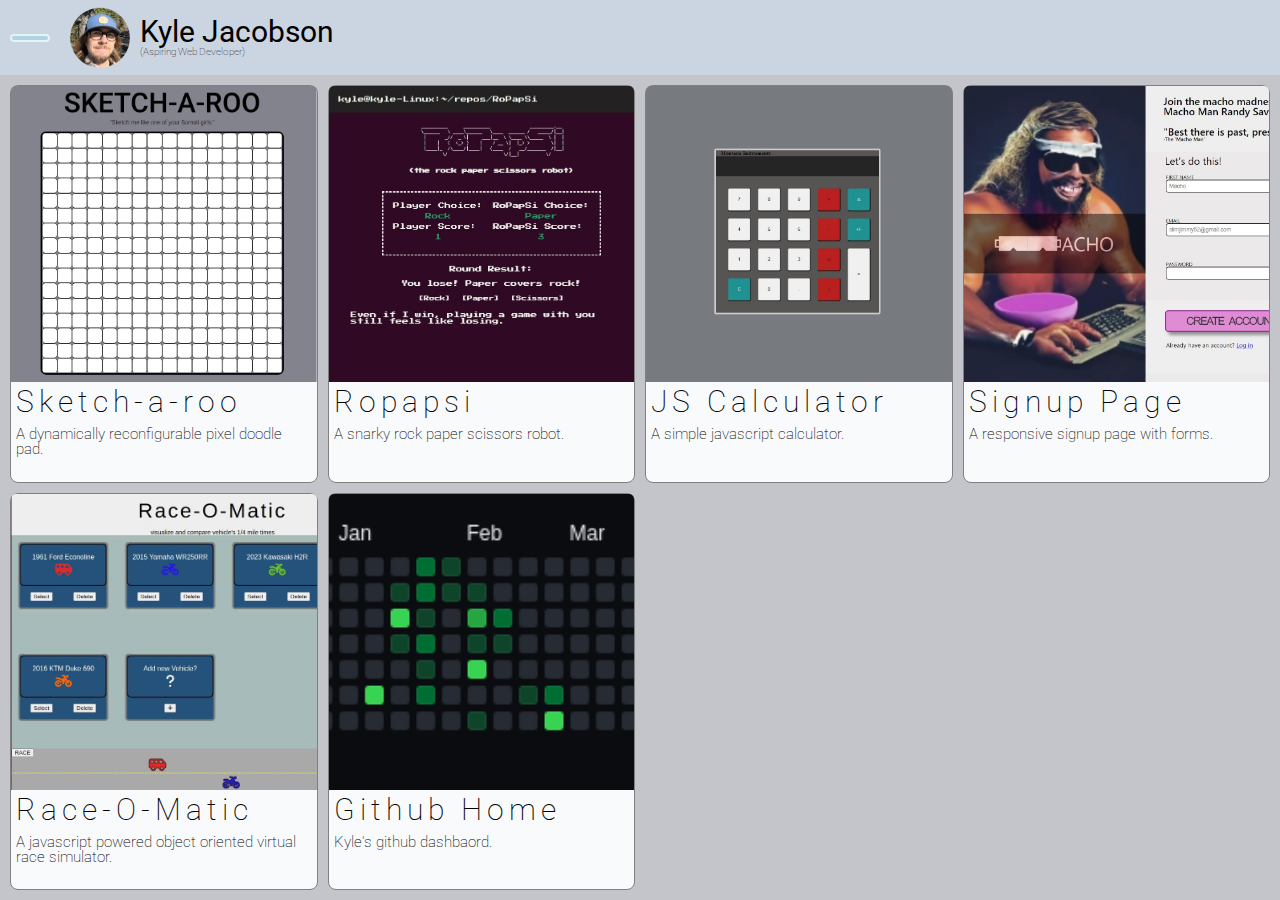
<file: index.html>
<!DOCTYPE html>
<html lang="en">
  <head>
    <meta charset="UTF-8" />
    <meta http-equiv="X-UA-Compatible" content="IE=edge" />
    <meta name="viewport" content="width=device-width, initial-scale=1.0" />
    <title>Kyle Jacobson Portfolio</title>
    <link rel="stylesheet" href="./styles/style.css" />
    <link
      rel="stylesheet"
      href="https://cdnjs.cloudflare.com/ajax/libs/font-awesome/6.4.0/css/all.min.css"
      integrity="sha512-iecdLmaskl7CVkqkXNQ/ZH/XLlvWZOJyj7Yy7tcenmpD1ypASozpmT/E0iPtmFIB46ZmdtAc9eNBvH0H/ZpiBw=="
      crossorigin="anonymous"
      referrerpolicy="no-referrer"
    />
    <link rel="preconnect" href="https://fonts.googleapis.com" />
    <link rel="preconnect" href="https://fonts.gstatic.com" crossorigin />
    <link
      href="https://fonts.googleapis.com/css2?family=Chakra+Petch:wght@300&family=Press+Start+2P&family=Roboto:ital,wght@0,300;0,500;1,300&display=swap"
      rel="stylesheet"
    />
  </head>
  <body>
    <header class="header">
      <button id="open-button"><i class="fa-solid fa-bars"></i></button>
      <div class="left-wrapper">
        <img
          src="./img/index/20211031_114754.png"
          alt="a photo of Kyle Jacobson"
        />
        <div class="header-text-wrapper">
          <h1>Kyle Jacobson</h1>
          <h3>(Aspiring Web Developer)</h3>
        </div>
      </div>
      <div class="right-wrapper"></div>
    </header>

    <section class="sidebar">
      <div class="sidebar-up">
        <button id="close-button"><i class="fa-solid fa-bars"></i></button>
      </div>
      <ul>
        <a href="https://kjacobson351.github.io/dashboard/"
          ><li><i class="fa-solid fa-house icon"></i>Home</li></a>
        <a href="./resume.html">
        <li><i class="fa-solid fa-file icon"></i>Resume</li></a>
        <!--<a href="">
        <li><i class="fa-solid fa-briefcase icon"></i>Work History</li></a>
        <a href="">
        <li><i class="fa-solid fa-sliders icon"></i>Skills</li></a>
        <a href="">
        <li><i class="fa-solid fa-screwdriver-wrench icon"></i>Hobbies</li></a>
        <a href="">
        <li><i class="fa-solid fa-envelope icon"></i>Contact</li></a>-->
    </ul>
    </section>

    <main class="main">
      <div class="card" id="card1">
        <div class="card-image">
          <a href="https://kjacobson351.github.io/sketch-a-roo/"></a>
        </div>
        <div class="card-title"><h3>Sketch-a-roo</h3></div>

        <div class="card-description">
          A dynamically reconfigurable pixel doodle pad.
        </div>
        <div class="card-links"></div>
      </div>
      <div class="card" id="card2">
        <div class="card-image">
          <a href="https://kjacobson351.github.io/rock-paper-scissors/"></a>
        </div>
        <div class="card-title"><h3>Ropapsi</h3></div>

        <div class="card-description">A snarky rock paper scissors robot.</div>
        <div class="card-links"></div>
      </div>
      <div class="card" id="card3">
        <div class="card-image">
          <a href="https://kjacobson351.github.io/calculator/"></a>
        </div>
        <div class="card-title"><h3>JS Calculator</h3></div>

        <div class="card-description">A simple javascript calculator.</div>
        <div class="card-links"></div>
      </div>
      <div class="card" id="card4">
        <div class="card-image">
          <a href="https://kjacobson351.github.io/sign-up/"></a>
        </div>
        <div class="card-title"><h3>Signup Page</h3></div>

        <div class="card-description">A responsive signup page with forms.</div>
        <div class="card-links"></div>
      </div>
      
      <div class="card" id="card6">
        <div class="card-image">
          <a href="https://kjacobson351.github.io/garage/"
            ></a>
        </div>
        <div class="card-title"><h3>Race-O-Matic</h3></div>
        <div class="card-description">A javascript powered object oriented virtual race simulator.</div>
        <div class="card-links"></div>
      </div>

      <!--ADD NEW CARDS BELOW THIS COMMENT-->

      <div class="card" id="card5">
        <div class="card-image">
          <a href="https://github.com/kjacobson351"
            ></a>
        </div>
        <div class="card-title"><h3>Github Home</h3></div>
        <div class="card-description">Kyle's github dashbaord.</div>
        <div class="card-links"></div>
      </div>


    </main>
    <script src="./scripts/script.js"></script>
  </body>
</html>
</file>
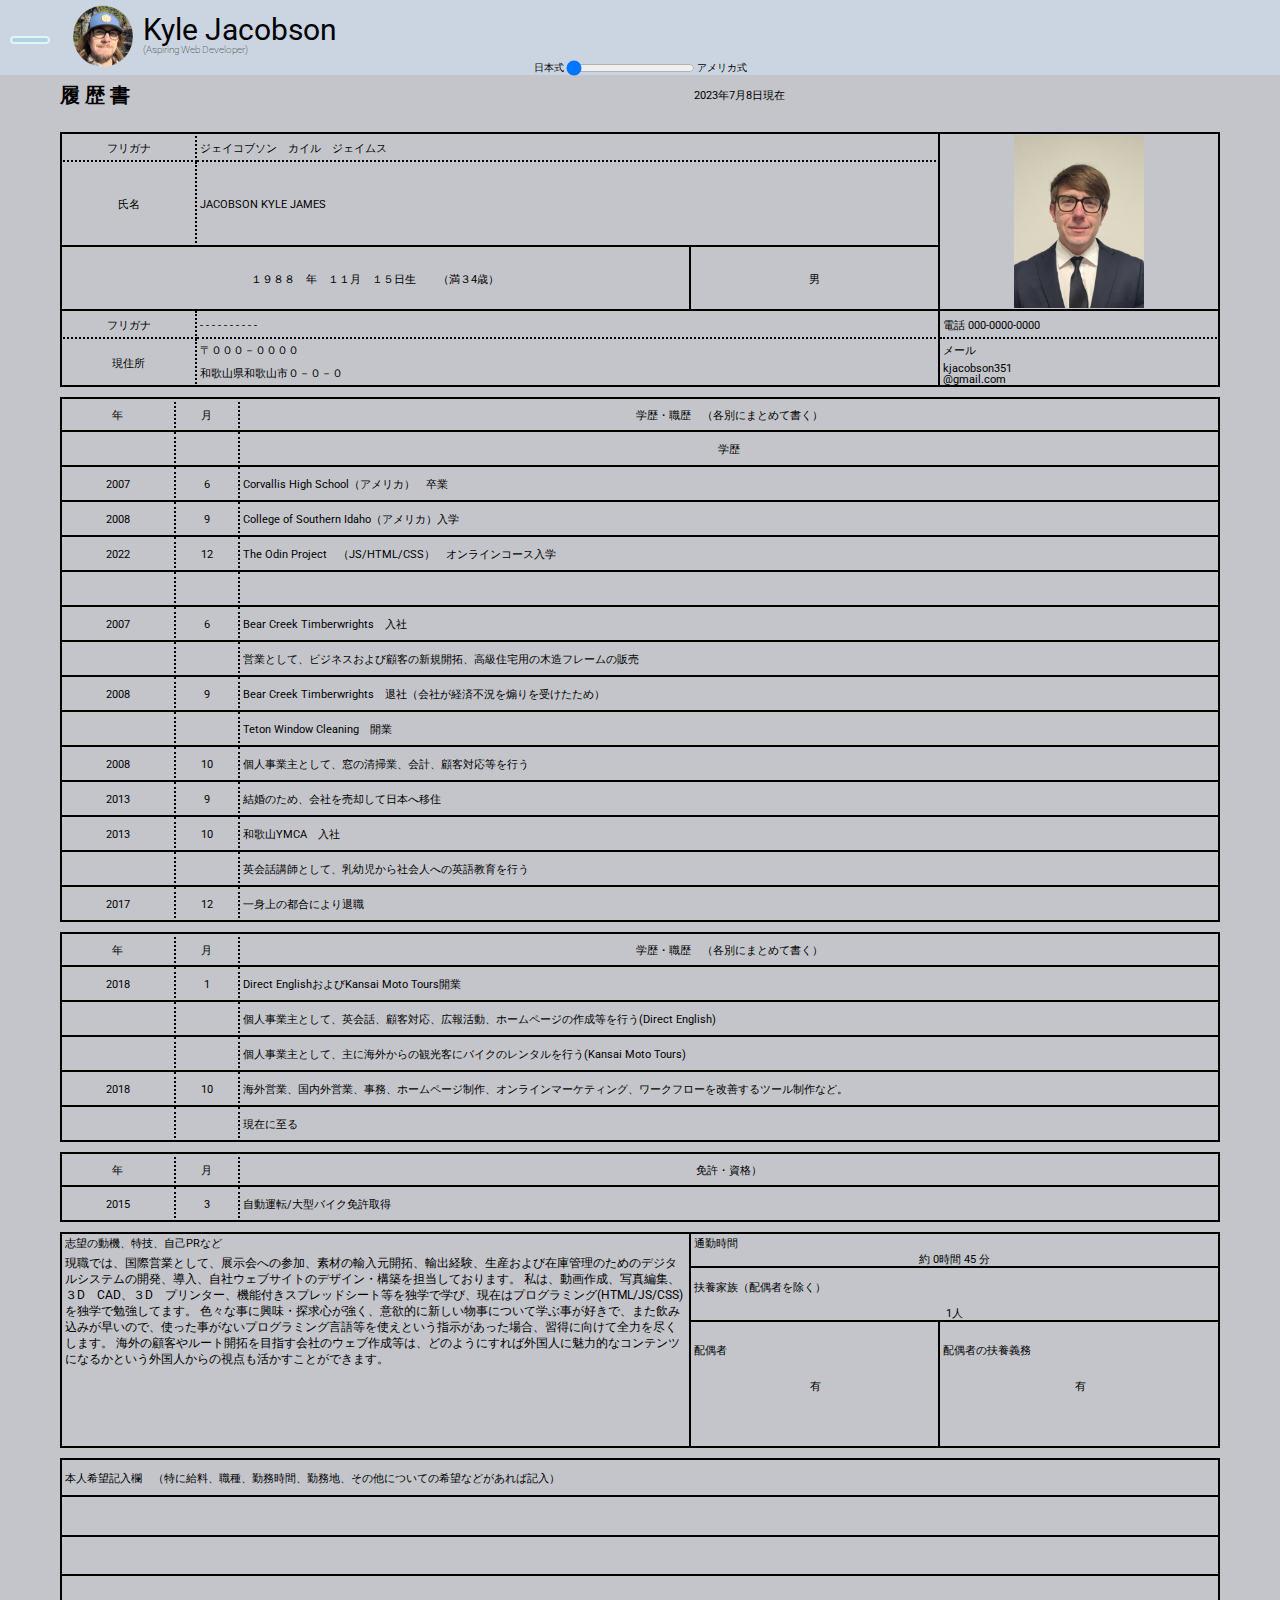
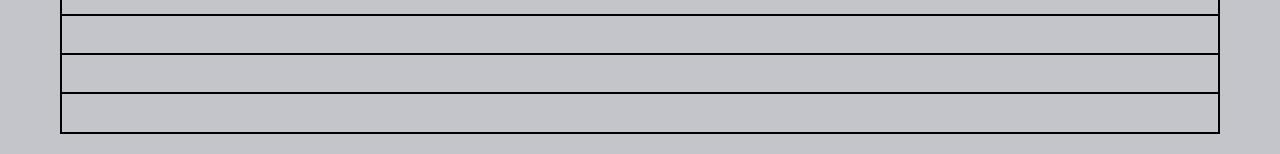
<file: resume.html>
<!DOCTYPE html>
<html lang="en">
  <head>
    <meta charset="UTF-8" />
    <meta http-equiv="X-UA-Compatible" content="IE=edge" />
    <meta name="viewport" content="width=device-width, initial-scale=1.0" />
    <title>Kyle Jacobson Portfolio</title>
    <link rel="stylesheet" href="./styles/resume.css" />
    <link
      rel="stylesheet"
      href="https://cdnjs.cloudflare.com/ajax/libs/font-awesome/6.4.0/css/all.min.css"
      integrity="sha512-iecdLmaskl7CVkqkXNQ/ZH/XLlvWZOJyj7Yy7tcenmpD1ypASozpmT/E0iPtmFIB46ZmdtAc9eNBvH0H/ZpiBw=="
      crossorigin="anonymous"
      referrerpolicy="no-referrer"
    />
    <link rel="preconnect" href="https://fonts.googleapis.com" />
    <link rel="preconnect" href="https://fonts.gstatic.com" crossorigin />
    <link
      href="https://fonts.googleapis.com/css2?family=Chakra+Petch:wght@300&family=Press+Start+2P&family=Roboto:ital,wght@0,300;0,500;1,300&display=swap"
      rel="stylesheet"
    />
  </head>
  <body>
    <header class="header">
      <button id="open-button"><i class="fa-solid fa-bars"></i></button>

      <img
        src="./img/index/20211031_114754.png"
        alt="a photo of Kyle Jacobson"
      />
      <div class="name-wrapper">
        <div class="name-big"><h1>Kyle Jacobson</h1></div>
        <div class="name-subheading"><h3>(Aspiring Web Developer)</h3></div>
      </div>

      <div class="slider-wrapper">
        <div class="slider-label">日本式</div>
        <input
          type="range"
          id="slider"
          min="-100"
          max="0"
          value="-100"
          oninput="changeValue(this.value)"
        />
        <div class="slider-label">アメリカ式</div>
      </div>
      <div class="toggle-button-wrapper">
        <button id="toggle-resume-btn">Toggle Layout</button>
      </div>
    </header>

    <section class="sidebar">
      <div class="sidebar-up">
        <button id="close-button"><i class="fa-solid fa-bars"></i></button>
      </div>
      <ul>
        <a href="https://kjacobson351.github.io/dashboard/"
          ><li><i class="fa-solid fa-house icon"></i>Home</li></a
        >
        <a href="./resume.html">
          <li><i class="fa-solid fa-file icon"></i>Resume</li></a
        >
        <!--<a href="">
          <li><i class="fa-solid fa-briefcase icon"></i>Work History</li></a
        >
        <a href="">
          <li><i class="fa-solid fa-sliders icon"></i>Skills</li></a
        >
        <a href="">
          <li><i class="fa-solid fa-screwdriver-wrench icon"></i>Hobbies</li></a
        >
        <a href="">
          <li><i class="fa-solid fa-envelope icon"></i>Contact</li></a>-->
      </ul>
    </section>

    <main class="main">
      <div class="main1">
        <div class="margin-wrapper">
          <div class="japanese-resume">
            <div class="first-page-first-section">
              <div id="title">履 歴 書</div>
              <div class="text" id="date">2023年7月8日現在</div>
              <div class="text centered" id="furigana1">フリガナ</div>
              <div class="text" id="furigana-name">
                ジェイコブソン　カイル　ジェイムス
              </div>
              <div class="text centered" id="japanese-name">氏名</div>
              <div class="text" id="english-name">JACOBSON KYLE JAMES</div>
              <div class="text centered" id="birthday">
                １９８８　年　１１月　１５日生　　（満３4歳）
              </div>
              <div class="text centered" id="sex">男</div>
              <div class="text centered" id="furigana2">フリガナ</div>
              <div class="text" id="furigana-address">- - - - - - - - - -</div>
              <div class="text" id="phone-number">電話 000-0000-0000</div>
              <div class="text centered" id="address-title">現住所</div>
              <div class="text" id="address-top">〒０００－００００</div>
              <div class="text" id="address-bottom">
                和歌山県和歌山市０－０－０
              </div>
              <div class="text" id="email-top">メール</div>
              <div class="text" id="email-bottom">
                kjacobson351<br />
                @gmail.com
              </div>
              <div class="picture centered" id="picture">
                <img src="./img/resume/resume-picture.jpg" alt="" />
              </div>
            </div>
            <div class="first-page-second-section">
              <div class="text centered column1 row1">年</div>
              <div class="text centered column2 row1">月</div>
              <div class="text centered column3 row1">
                学歴・職歴　（各別にまとめて書く）
              </div>

              <div class="text column1 row2"></div>
              <div class="text column2 row2"></div>
              <div class="text centered column3 row2">学歴</div>

              <div class="text centered column1 row3">2007</div>
              <div class="text centered column2 row3">6</div>
              <div class="text column3 row3">
                Corvallis High School（アメリカ）　卒業
              </div>

              <div class="text centered column1 row4">2008</div>
              <div class="text centered column2 row4">9</div>
              <div class="text column3 row4">
                College of Southern Idaho（アメリカ）入学
              </div>

              <div class="text centered column1 row5">2022</div>
              <div class="text centered column2 row5">12</div>
              <div class="text column3 row5">
                The Odin Project　（JS/HTML/CSS）　オンラインコース入学
              </div>

              <div class="text centered column1 row6"></div>
              <div class="text centered column2 row6"></div>
              <div class="text centered column3 row6"></div>

              <div class="text centered column1 row7">2007</div>
              <div class="text centered column2 row7">6</div>
              <div class="text column3 row7">
                Bear Creek Timberwrights　入社
              </div>

              <div class="text centered column1 row8"></div>
              <div class="text centered column2 row8"></div>
              <div class="text column3 row8">
                営業として、ビジネスおよび顧客の新規開拓、高級住宅用の木造フレームの販売
              </div>

              <div class="text centered column1 row9">2008</div>
              <div class="text centered column2 row9">9</div>
              <div class="text column3 row9">
                Bear Creek
                Timberwrights　退社（会社が経済不況を煽りを受けたため）
              </div>

              <div class="text centered column1 row10"></div>
              <div class="text centered column2 row10"></div>
              <div class="text column3 row10">Teton Window Cleaning　開業</div>

              <div class="text centered column1 row11">2008</div>
              <div class="text centered column2 row11">10</div>
              <div class="text column3 row11">
                個人事業主として、窓の清掃業、会計、顧客対応等を行う
              </div>

              <div class="text centered column1 row12">2013</div>
              <div class="text centered column2 row12">9</div>
              <div class="text column3 row12">
                結婚のため、会社を売却して日本へ移住
              </div>

              <div class="text centered column1 row13">2013</div>
              <div class="text centered column2 row13">10</div>
              <div class="text column3 row13">和歌山YMCA　入社</div>

              <div class="text centered column1 row14"></div>
              <div class="text centered column2 row14"></div>
              <div class="text column3 row14">
                英会話講師として、乳幼児から社会人への英語教育を行う
              </div>

              <div class="text centered column1 row15">2017</div>
              <div class="text centered column2 row15">12</div>
              <div class="text column3 row15">一身上の都合により退職</div>
            </div>
            <div class="second-page-first-section">
              <div class="text centered column1 row1">年</div>
              <div class="text centered column2 row1">月</div>
              <div class="text centered column3 row1" id="education-work-name2">
                学歴・職歴　（各別にまとめて書く）
              </div>

              <div class="text centered column1 row2">2018</div>
              <div class="text centered column2 row2">1</div>
              <div class="text column3 row2">
                Direct EnglishおよびKansai Moto Tours開業
              </div>

              <div class="text centered column1 row3"></div>
              <div class="text centered column2 row3"></div>
              <div class="text column3 row3">
                個人事業主として、英会話、顧客対応、広報活動、ホームページの作成等を行う(Direct
                English)
              </div>

              <div class="text centered column1 row4"></div>
              <div class="text centered column2 row4"></div>
              <div class="text column3 row4">
                個人事業主として、主に海外からの観光客にバイクのレンタルを行う(Kansai
                Moto Tours)
              </div>

              <div class="text centered column1 row5">2018</div>
              <div class="text centered column2 row5">10</div>
              <div class="text column3 row5">
                海外営業、国内外営業、事務、ホームページ制作、オンラインマーケティング、ワークフローを改善するツール制作など。
              </div>

              <div class="text centered column1 row6"></div>
              <div class="text centered column2 row6"></div>
              <div class="text column3 row6">現在に至る</div>
            </div>

            <div class="second-page-second-section">
              <div class="text centered column1 row1">年</div>
              <div class="text centered column2 row1">月</div>
              <div class="text centered column3 row1">免許・資格）</div>

              <div class="text centered column1 row2">2015</div>
              <div class="text centered column2 row2">3</div>
              <div class="text column3 row2">自動運転/大型バイク免許取得</div>
            </div>

            <div class="second-page-third-section">
              <div class="text" id="pr-title">志望の動機、特技、自己PRなど</div>
              <div class="text" id="pr">
                現職では、国際営業として、展示会への参加、素材の輸入元開拓、輸出経験、生産および在庫管理のためのデジタルシステムの開発、導入、自社ウェブサイトのデザイン・構築を担当しております。
                私は、動画作成、写真編集、３D　CAD、３D　プリンター、機能付きスプレッドシート等を独学で学び、現在はプログラミング(HTML/JS/CSS)を独学で勉強してます。
                色々な事に興味・探求心が強く、意欲的に新しい物事について学ぶ事が好きで、また飲み込みが早いので、使った事がないプログラミング言語等を使えという指示があった場合、習得に向けて全力を尽くします。
                海外の顧客やルート開拓を目指す会社のウェブ作成等は、どのようにすれば外国人に魅力的なコンテンツになるかという外国人からの視点も活かすことができます。
              </div>
              <div class="text" id="commute-title">通勤時間</div>
              <div class="text centered" id="commute">約 0時間 45 分</div>
              <div class="text" id="dependants-title">
                扶養家族（配偶者を除く）
              </div>
              <div class="text centered" id="dependants">1人</div>
              <div id="spouse-section"></div>
              <div class="text" id="spouse-title">配偶者</div>
              <div class="text centered" id="spouse">有</div>
              <div id="spouse-support-section"></div>
              <div class="text" id="spouse-support-title">配偶者の扶養義務</div>
              <div class="text centered" id="spouse-support">有</div>
            </div>

            <div class="second-page-fourth-section">
              <div class="text bcolumn brow1" id="bcolumn1">
                本人希望記入欄　（特に給料、職種、勤務時間、勤務地、その他についての希望などがあれば記入）
              </div>
              <div class="text bcolumn brow2"></div>
              <div class="text bcolumn brow3"></div>
              <div class="text bcolumn brow4"></div>
              <div class="text bcolumn brow5"></div>
              <div class="text bcolumn brow6"></div>
              <div class="text bcolumn brow7"></div>
            </div>
          </div>
        </div>
      </div>
      <div class="main2-wrapper">
        <div class="main2">
          <div class="main2-header"></div>

          <div class="main2-title">
            <div class="img-wrapper">
              <img
                src="./img/resume/western-resume-pic.png"
                alt="A headshot of Kyle Jacobson"
              />
            </div>
            <div class="title-text">
              <h1>Kyle J. Jacobson</h1>
              <h3>Currently: International sales and sourcing</h3>
              <h3>and <em>aspiring proffesional web developer</em></h3>
            </div>
          </div>
          <div class="banner"></div>
          <div class="main2-left">
            <div class="info-wrapper">
              <div class="icon-text-wrapper1">
                <i class="fa-solid fa-phone"></i>
                <p id="info-text">090-9092-4262</p>
              </div>
              <div class="icon-text-wrapper2">
                <i class="fa-solid fa-location-dot"></i>
                <p id="info-text">Wakayama City, Japan</p>
              </div>
              <div class="icon-text-wrapper3">
                <i class="fa-solid fa-envelope"></i>
                <p id="info-text">kjacobson351@gmail.com</p>
              </div>
            </div>
            <div class="education">
              
                <div class="section-title" id="education-title">Education</div>
                <div class="education-section1">
                <div class="sub-section-title">The Odin Project Web Development Program</div>
                <div class="year">December 2022 - Running</div>
              </div>
              <div class="education-section2">
                <div class="sub-section-title">The College of Sourthern Idaho</div>
                <div class="year">2011 - 2012</div>
              </div>
              <div class="education-section3">
                <div class="sub-section-title">Corvallis High School</div>
                <div class="year">Graduated 2007</div>
              </div>
          </div>
            <div class="skills">
              <div class="section-title">Skills</div> 
              <div class="skills-wrapper">
                  <i class="fa-sharp fa-solid fa-gear"></i>
                  <div class="skills-point">Javascript Foundations</div>
                  <i class="fa-sharp fa-solid fa-gear"></i>
                  <div class="skills-point">HTML Foundations</div>
                  <i class="fa-sharp fa-solid fa-gear"></i>
                  <div class="skills-point">CSS Foundations</div>
                  <i class="fa-sharp fa-solid fa-gear"></i>
                  <div class="skills-point">Experience with Google Apps Script and Google Suite</div>
                  <i class="fa-sharp fa-solid fa-gear"></i>
                  <div class="skills-point">5 years experiece in full Japanese work environment</div>
                  <i class="fa-sharp fa-solid fa-gear"></i>
                  <div class="skills-point">Experienced using Adobe Suite</div>
                  <i class="fa-sharp fa-solid fa-gear"></i>
                  <div class="skills-point">3D CAD</div>
                
              
              </div>
            </div>
          </div>
          <div class="main2-right">
            <div class="overview">
              <div class="section-title" id="section-title1">Overview</div>
              <div>
                <ul>
                  <li>34 years old</li>
                  <li>American (Japanese Permanent Resident)</li>
                </ul>
                <p>
                  Highly motivated individual seeking an entry-level web
                  development position. Self-studying front end development
                  through an open-source online curriculum. Solid foundation of
                  HTML CSS and Javascript. Can work effectievely in a
                  Japanese-only work environment. Adaptable and eager to
                  contribute to the web development industry.
                </p>

                <p>
                  Current Career Objective: <br />
                  To leverage my programmng foundation and experience developing
                  software based solutions to secure an entry-level web
                  development position. Eager to contribute my skills,
                  dedication, and adaptability to a dynamic organization in
                  Japan.
                </p>
              </div>
            </div>
            <div class="work-experience">
              <div class="job">
                <div class="section-title">Work Experience</div>
                <div class="sub-section-title">
                  International Sales and Sourcing / Nankaigosen
                </div>
                <div class="year">2018 - Running</div>
                <div class="job-description">
                  <ul>
                    <li>
                      Account Manager responsible for overseeing a diverse
                      portfolio of accounts, including domestic and
                      international clients. Managed approximately 50% of the
                      department's domestic accounts and exclusively handled all
                      international accounts for the company.
                    </li>
                    <li>
                      Consistently drove growth in sales on the accounts under
                      my management, resulting in a 134% increase in
                      yearly sales over a four-year period, equivalent to
                      roughly an increase of 30,000,000 JPY.
                    </li>
                    <li>
                      Implemented a transformative shift in the company's data
                      management system by transitioning from manual
                      pen-and-paper recording to leveraging Google Drive.
                      Introduced automation techniques, including the
                      development and implementation of macros and other learned
                      methods, to streamline production, shipping, and inventory
                      data recording processes.
                    </li>
                    <li>
                      Using Google Apps Script and Google Sheets, I successfully
                      implemented an overdue inventory charge system that
                      efficiently calculates the age and quantity of overdue
                      products. This system generates a monthly report,
                      automating the invoicing process for customers. As a
                      result, the implementation of this system eliminated the
                      need for additional manual calculations and significantly
                      reduced the number of overdue products from customers.
                      Seeing the results of the automation I was able to
                      accomplish is what started my interest in programming.
                    </li>
                  </ul>
                </div>
              </div>

              <div class="job">
                <div class="sub-section-title">
                  Kansai Moto Tours and Direct English / Sole Proprietorship
                </div>
                <div class="year">January 2018 - August 2018</div>
                <div class="job-description">
                  <ul>
                    <li>
                      <span>Kansai Moto Tours:</span><br />
                      As the founder of a business catering to Western tourists,
                      I successfully launched a venture that provided convenient
                      motorcycle rental services, enabling them to explore the
                      wonders of Western Japan. Through our offerings of route
                      recommendations and guided tours, we facilitated seamless
                      and immersive experiences for travelers seeking to
                      discover the region.<br />
                    </li>
                    <li>
                      <span>Direct English:</span><br />
                      As a sole proprietor, I successfully operated a private
                      English tutoring business, catering to diverse clientele
                      including children, individual adults, and corporations.
                      One of the corporations was so impressed they offered me
                      an inernational sales position which is how I came to work
                      at Nankaigosen which ultimately led me to closing both
                      Kansai Moto Tours and Direct English.
                    </li>
                  </ul>
                </div>
              </div>
              <div class="job">
                <div class="sub-section-title">English Teacher / YMCA</div>
                <div class="year">2013 - 2017</div>

                <div class="job-description">
                  While acquiring proficiency in the Japanese language, I gained
                  valuable experience working at an English conversation school,
                  where I taught English to a wide range of learners, from
                  infants to elderly individuals. I developed engaging teaching
                  methods tailored to each age group, ensuring that the lessons
                  were effective and enjoyable for all students.
                </div>
              </div>
              <div class="job">
                <div class="sub-section-title">
                  Teton Window Cleaning / Sole Proprietorship
                </div>
                <div class="year">2008 - 2012</div>
                <div class="job-description">
                  As the sole proprietor of a window cleaning business in
                  Southern Idaho, I successfully owned and operated the company,
                  overseeing all aspects of the business, including accounting,
                  marketing, sales, and performing the actual window cleaning
                  work. Through strategic business management, I achieved
                  significant year-on-year sales growth, resulting in the
                  successful sale of the business for nearly double the initial
                  purchase price.
                </div>
              </div>
            </div>
          </div>
        </div>
      </div>
    </main>
    <script src="./scripts/script.js"></script>
  </body>
</html>
</file>
<file: styles/style.css>
/* http://meyerweb.com/eric/tools/css/reset/ 
   v2.0 | 20110126
   License: none (public domain)
*/

html,
body,
div,
span,
applet,
object,
iframe,
h1,
h2,
h3,
h4,
h5,
h6,
p,
blockquote,
pre,
a,
abbr,
acronym,
address,
big,
cite,
code,
del,
dfn,
em,
img,
ins,
kbd,
q,
s,
samp,
small,
strike,
strong,
sub,
sup,
tt,
var,
b,
u,
i,
center,
dl,
dt,
dd,
ol,
ul,
li,
fieldset,
form,
label,
legend,
table,
caption,
tbody,
tfoot,
thead,
tr,
th,
td,
article,
aside,
canvas,
details,
embed,
figure,
figcaption,
footer,
header,
hgroup,
menu,
nav,
output,
ruby,
section,
summary,
time,
mark,
audio,
video {
  margin: 0;
  padding: 0;
  border: 0;
  font-size: 100%;
  font: inherit;
  vertical-align: baseline;
}
/* HTML5 display-role reset for older browsers */
article,
aside,
details,
figcaption,
figure,
footer,
header,
hgroup,
menu,
nav,
section {
  display: block;
}
body {
  line-height: 1;
}
ol,
ul {
  list-style: none;
}
blockquote,
q {
  quotes: none;
}
blockquote:before,
blockquote:after,
q:before,
q:after {
  content: "";
  content: none;
}
table {
  border-collapse: collapse;
  border-spacing: 0;
}

html {
  font-size: 62.5%;
  font-family: "Chakra Petch", sans-serif;
  font-family: "Press Start 2P", cursive;
  font-family: "Roboto", sans-serif;
}

body {
  height: 100vh;
  margin: 0;
  display: grid;
  grid-template-rows: 75px 1fr;
  grid-template-columns: minmax(auto, 200px) 1fr;
  grid-template-areas:
    "sidebar header"
    "sidebar main";
  background-color: #525252;
}

.header {
  display: grid;
  grid-template-columns: 0.1fr 1fr 1fr 1fr;
  align-items: center;
  background-color: #cbd5e1;
  grid-area: sidebar-start / sidebar-start / header-end / header-end;
}

.header .left-wrapper {
  display: flex;
  flex-direction: row;
  align-items: center;
}
.header img {
  grid-row: 1/2;
  width: 6rem;
  padding-left: 2rem;
  opacity: 1;
}

.header h1 {
  font-size: 3rem;
  padding-left: 1rem;
  white-space: nowrap;
}

.header h3 {
  font-size: 1rem;
  padding-left: 1rem;
  font-weight: 5;
}

.header button {
  margin-left: 10px;
  width: 40px;
}

#open-button {
  background: #AFD3E2;
  border: solid #E3F4F4 2px;
  transition: 500ms ease;
  border-radius: 10px;
  padding: 2px;
  
}

#open-button:hover {
  background: #6E7C7C;
  text-decoration: none;
}

#close-button {
  background: #AFD3E2;
  border: solid #E3F4F4 2px;
  transition: 500ms ease;
  border-radius: 10px;
  padding: 0px;
  
}

#close-button:hover {
  background: #6E7C7C;
  text-decoration: none;
}

.sidebar {
  display: grid;
  grid-template-rows: 75px;

  background-color: #f8fafc;
  grid-area: sidebar;
  transform: translateX(-100%);
  transition: 1250ms ease;
  border-radius: 0px 10px 10px 0px;
  border: 1px solid black;
}

.sidebar-up {
  display: flex;
  align-items: center;
  background-color: #525252;
  border-radius: 0px 10px 0px 0px;
}

.sidebar-up button {
  height: 20px;
  width: 40px;
  margin-left: 10px;
}

.sidebar ul {
  display: grid;
  grid-template-rows: repeat(6, 20px);
  grid-gap: 3rem;
  margin-left: 1.2rem;
  padding-top: 4rem;
  font-size: 2rem;
}

.sidebar .icon {
  padding-right: 1rem;
  font-size: 2rem;
}

.sidebar li {
  font-size: 1.5rem;
  padding: 1.2rem;
}



.sidebar a :hover {
  font-size: 1.6rem;
  background-color: rgb(6, 66, 105);
  margin: 0rem;
  border-radius: 5px 0px 0px 5px;
  transition: 450ms ease;
  box-shadow: 13px 14px 25px -7px rgba(0,0,0,0.66);
-webkit-box-shadow: 13px 14px 25px -7px rgba(0,0,0,0.66);
-moz-box-shadow: 13px 14px 25px -7px rgba(0,0,0,0.66);
letter-spacing: .15rem;
color: #f8fafc;
}


.sidebar a {
  text-decoration: none;
  color: black;
}

.sidebar.open {
  transform: translateX(0%);
}

.main {
  display: grid;
  background-color: #c3c5ca;
  grid-area: main-start / sidebar-start / main-end / main-end;
  grid-template-columns: repeat(auto-fit, minmax(300px, 1fr));
  gap: 1rem;
  padding: 1rem;
}

.card {
  display: grid;
  grid-template-rows: 5fr 0.5fr 1fr;
  border-radius: 5px;
  border-radius: 8px;
  background-color: #f8fafc;
  max-width: 40rem;
  max-height: 50rem;
  border: 1px solid grey;
}
/*Not working as expected*/
/*.card :hover{
  transition: 600ms ease;
  box-shadow: 13px 14px 25px -7px rgba(0,0,0,0.66);
-webkit-box-shadow: 13px 14px 25px -7px rgba(0,0,0,0.66);
-moz-box-shadow: 13px 14px 25px -7px rgba(0,0,0,0.66);; 
}*/

.card a {
  display: block;
  height: 100%;
}

.card-title {
  margin: 5px;
  font-weight: 150;
  font-size: 3rem;
  letter-spacing: 0.5rem;
}

.card-description {
  font-size: 1.5rem;
  margin: 5px;
  font-weight: 150;
}

.card1,
.card2,
.card3,
.card4,
.card5,
.card6 {
  display: grid;
  grid-template-rows: 5fr 0.5fr 1fr;
  border-radius: 5px;
}

.card-image {
  background-size: cover;
  border-radius: 5px 5px 0px 0px;
  min-height: 200px;
}

#card1 .card-image {
  background-image: url("../img/index/sketch-a-roo.png");
}

#card2 .card-image {
  background-image: url("../img/index/Ropapsi.png");
}

#card3 .card-image {
  background-image: url("../img/index/calculator.jpg");
  background-position: 0% 50%;
}

#card4 .card-image {
  background-image: url("../img/index/macho-screenshot.png");
}

#card5 .card-image {
  background-image: url("../img/index/commits.png");
}

#card6 .card-image {
  background-image: url("../img/index/race-o-matic.jpg");
}
</file>
<file: styles/resume.css>
/* http://meyerweb.com/eric/tools/css/reset/ 
   v2.0 | 20110126
   License: none (public domain)
*/
:root {
  --solid: 2px solid black;
  --dotted: 2px dotted black;
}

html,
body,
div,
span,
applet,
object,
iframe,
h1,
h2,
h3,
h4,
h5,
h6,
p,
blockquote,
pre,
a,
abbr,
acronym,
address,
big,
cite,
code,
del,
dfn,
em,
img,
ins,
kbd,
q,
s,
samp,
small,
strike,
strong,
sub,
sup,
tt,
var,
b,
u,
i,
center,
dl,
dt,
dd,
ol,
ul,
li,
fieldset,
form,
label,
legend,
table,
caption,
tbody,
tfoot,
thead,
tr,
th,
td,
article,
aside,
canvas,
details,
embed,
figure,
figcaption,
footer,
header,
hgroup,
menu,
nav,
output,
ruby,
section,
summary,
time,
mark,
audio,
video {
  margin: 0;
  padding: 0;
  border: 0;
  font-size: 100%;
  font: inherit;
  vertical-align: baseline;
}
/* HTML5 display-role reset for older browsers */
article,
aside,
details,
figcaption,
figure,
footer,
header,
hgroup,
menu,
nav,
section {
  display: block;
}
body {
  line-height: 1;
}
ol,
ul {
  list-style: none;
}
blockquote,
q {
  quotes: none;
}
blockquote:before,
blockquote:after,
q:before,
q:after {
  content: "";
  content: none;
}
table {
  border-collapse: collapse;
  border-spacing: 0;
}

html {
  font-size: 62.5%;
  font-family: "Chakra Petch", sans-serif;
  font-family: "Press Start 2P", cursive;
  font-family: "Roboto", sans-serif;
}

body {
  height: 100vh;
  margin: 0;
  display: grid;
  grid-template-rows: 75px 1fr;
  grid-template-columns: minmax(auto, 200px) 1fr;
  grid-template-areas:
    "sidebar header"
    "sidebar main";
  background-color: #525252;
  /*overflow: hidden;*/
}

.header {
  display: grid;
  grid-template-columns: repeat(20, 1fr);
  grid-template-rows: repeat(6, 12.5px);
  align-items: center;
  background-color: #cbd5e1;
  grid-area: sidebar-start / sidebar-start / header-end / header-end;
}

.header .left-wrapper {
  display: grid;
  flex-direction: row;
  align-items: center;
}
.header img {
  grid-column: 2/3;
  grid-row: 1/6;
  width: 6rem;
  padding-left: 2rem;
  opacity: 1;
  padding-top: 10px;
}

.header h1 {
  font-size: 3rem;
  padding-left: 1rem;
  white-space: nowrap;
  grid-row: 1/6;
}

#open-button {
  background: #AFD3E2;
  border: solid #E3F4F4 2px;
  transition: 500ms ease;
  border-radius: 10px;
  padding: 2px;
  
}

#open-button:hover {
  background: #6E7C7C;
  text-decoration: none;
}

#close-button {
  background: #AFD3E2;
  border: solid #E3F4F4 2px;
  transition: 500ms ease;
  border-radius: 10px;
  padding: 0px;
  
}

#close-button:hover {
  background: #6E7C7C;
  text-decoration: none;
}

#toggle-resume-btn {
    border-radius: 7px;
    box-shadow: 0px 1px 3px #666666;
    color: #000000;
    font-size: 1.3rem;
    background: #AFD3E2;
    padding: 10px 20px 10px 20px;
    border: solid #E3F4F4 2px;
    text-decoration: none;
    white-space: nowrap;
}
  
  
  #toggle-resume-btn:hover {
    background: #6E7C7C;
    text-decoration: none;
  }


.name-wrapper {
  grid-column: 3/4;
  grid-row: 1/6;
  margin-top: 7px;
  padding-right: 50px;
}

.slider-wrapper {
  display: flex;
  align-items: center;
  grid-column: 1/20;
  grid-row: 3/4;
  margin-top: 60px;
  justify-self: center;
  position: absolute;
}

.header h3 {
  font-size: 1rem;
  padding-left: 1rem;
  font-weight: 5;
}

.header #open-button {
  display: grid;
  margin-left: 10px;
  width: 40px;
  grid-column: 1/2;
  grid-row: 1/6;
  align-items: center;
  margin-top: 17px;
}

.toggle-button-wrapper {
  margin-top: 13px;
  grid-column: 19/20;
  grid-row: 1/6;
}

#toggle-resume-btn {
  display: block;
  transition: 500ms ease;
}

.sidebar {
  display: grid;
  grid-template-rows: 75px;

  background-color: #f8fafc;
  grid-area: sidebar;
  transform: translateX(-100%);
  transition: 1250ms ease;
  border-radius: 0px 10px 10px 0px;
  border: 1px solid black;
  z-index: 1;
}

.sidebar-up {
  display: flex;
  align-items: center;
  background-color: #525252;
  border-radius: 0px 10px 0px 0px;
}

.sidebar-up button {
  height: 20px;
  width: 40px;
  margin-left: 10px;
}

.sidebar ul {
  display: grid;
  grid-template-rows: repeat(6, 20px);
  grid-gap: 3rem;
  margin-left: 1.2rem;
  padding-top: 4rem;
  font-size: 2rem;
}

.sidebar .icon {
  padding-right: 1rem;
  font-size: 2rem;
}

.sidebar li {
  font-size: 1.5rem;
  padding: 1.2rem;
}

.sidebar a :hover {
  font-size: 1.6rem;
  background-color: rgb(6, 66, 105);
  margin: 0rem;
  border-radius: 5px 0px 0px 5px;
  transition: 450ms ease;
  box-shadow: 13px 14px 25px -7px rgba(0, 0, 0, 0.66);
  -webkit-box-shadow: 13px 14px 25px -7px rgba(0, 0, 0, 0.66);
  -moz-box-shadow: 13px 14px 25px -7px rgba(0, 0, 0, 0.66);
  letter-spacing: 0.15rem;
  color: #f8fafc;
}

.sidebar a {
  text-decoration: none;
  color: black;
}

.sidebar.open {
  transform: translateX(0%);
}

.main {
  display: grid;
  grid-area: main-start / sidebar-start / main-end / main-end;
  background-color: #c3c5ca;
}

.main1 {
  display: grid;
  background-color: #c3c5ca;
  grid-column: 1/3;
  grid-row: 1/3;
  grid-template-columns: repeat(auto-fit, minmax(300px, 1fr));
  gap: 1rem;
  padding: 1rem;
}

.margin-wrapper {
  margin-right: 50px;
  margin-left: 50px;
}

.japanese-resume.layout {
  display: grid;
  grid-template-columns: 1fr 10px 1fr;
  grid-template-rows: repeat(35, 25px) 1fr;
}

.first-page-first-section {
  display: grid;
  grid-template-columns: 1fr 0.19fr 0.37fr 3.9fr 2.16fr 0.62fr 1.8fr;
  grid-template-rows: 26px 21px 13px 17px 17px 34px 34px 10px 30px 24px 23px 5px 21px 27px;
  padding-bottom: 10px;
  grid-column: 1/2;
  grid-row: 1/7;
}

.text {
  display: flex;
  align-items: center;
  font-size: 11px;
  padding: 3px;
  padding-top: 5px;
}

.centered {
  align-items: center;
  justify-content: center;
}

#title {
  align-items: center;
  grid-column: 1/5;
  grid-row: 1/3;
  font-size: 20px;
  font-weight: bold;
}

#date {
  align-items: initial;
  grid-column: 5/6;
  grid-row: 1/3;
}

#furigana1,
#furigana2,
#furigana3 {
  grid-column: 1/3;
  border-top: var(--solid);
  border-left: var(--solid);
  border-bottom: var(--dotted);
  border-right: var(--dotted);
}

#furigana1 {
  grid-row: 3/5;
}

#furigana-name {
  grid-column: 3/6;
  grid-row: 3/5;
  border-top: var(--solid);
  border-bottom: 2px dotted black;
  border-right: var(--solid);
}

#japanese-name {
  grid-column: 1/3;
  grid-row: 5/8;
  border-left: var(--solid);
  border-right: 2px dotted black;
  border-bottom: var(--solid);
}

#english-name {
  grid-column: 3/6;
  grid-row: 5/8;
  border-right: var(--solid);
  border-bottom: var(--solid);
}

#birthday {
  grid-column: 1/5;
  grid-row: 8/11;
  border-left: var(--solid);
  border-bottom: var(--solid);
  border-right: var(--solid);
}

#sex {
  grid-column: 5/6;
  grid-row: 8/11;
  border-bottom: var(--solid);
  border-right: var(--solid);
}

#furigana2 {
  grid-row: 11/13;
  border-top: none;
}

#furigana-address {
  grid-column: 3/6;
  grid-row: 11/13;
  border-bottom: var(--dotted);
  border-right: var(--solid);
}

#phone-number {
  grid-column: 6/8;
  grid-row: 11/13;
  border-bottom: var(--dotted);
  border-right: var(--solid);
}

#address-title {
  grid-column: 1/3;
  grid-row: 13/15;
  border-left: var(--solid);
  border-bottom: var(--solid);
  border-right: var(--dotted);
}

#address-top {
  grid-column: 3/6;
  grid-row: 13/14;
  border-right: var(--solid);
}

#address-bottom {
  grid-column: 3/6;
  grid-row: 14/15;
  border-bottom: var(--solid);
  border-right: var(--solid);
}

#email-top {
  grid-column: 6/8;
  grid-row: 13/14;
  border-right: var(--solid);
}

#email-bottom {
  grid-column: 6/8;
  grid-row: 14/15;
  border-bottom: var(--solid);
  border-right: var(--solid);
}

#picture {
  display: flex;
  justify-items: center;
  align-items: center;
  grid-column: 6/8;
  grid-row: 3/11;
  border-top: var(--solid);
  border-right: var(--solid);
  border-bottom: var(--solid);
}

#picture img {
  width: 13rem;
}

.first-page-second-section {
  display: grid;
  grid-template-columns: 1fr 0.19fr 0.37fr 3.9fr 2.16fr 0.62fr 1.8fr;
  grid-template-rows: repeat(15, 35px);
  padding-bottom: 10px;
  grid-column: 1/2;
  grid-row: 14/16;
}

.column1 {
  grid-column: 1/2;
  border-left: var(--solid);
  border-bottom: var(--solid);
  border-right: var(--dotted);
}

.column2 {
  grid-column: 2/4;
  border-bottom: var(--solid);
  border-right: var(--dotted);
}

.column3 {
  grid-column: 4/8;
  border-bottom: var(--solid);
  border-right: var(--solid);
}

.row1 {
  grid-row: 1/2;
  border-top: var(--solid);
}

.row2 {
  grid-row: 2/3;
}

.row3 {
  grid-row: 3/4;
}

.row4 {
  grid-row: 4/5;
}

.row5 {
  grid-row: 5/6;
}

.row6 {
  grid-row: 6/7;
}

.row7 {
  grid-row: 7/8;
}

.row8 {
  grid-row: 8/9;
}

.row9 {
  grid-row: 9/10;
}

.row10 {
  grid-row: 10/11;
}

.row11 {
  grid-row: 11/12;
}

.row12 {
  grid-row: 12/13;
}

.row13 {
  grid-row: 13/14;
}

.row14 {
  grid-row: 14/15;
}

.row15 {
  grid-row: 15/16;
}

.second-page-first-section {
  display: grid;
  grid-template-columns: 1fr 0.19fr 0.37fr 3.9fr 2.16fr 0.62fr 1.8fr;
  grid-template-rows: repeat(6, 35px);
  padding-bottom: 10px;
  grid-column: 3/4;
  grid-row: 1/6;
}

.second-page-second-section {
  display: grid;
  grid-template-columns: 1fr 0.19fr 0.37fr 3.9fr 2.16fr 0.62fr 1.8fr;
  grid-template-rows: repeat(2, 35px);
  padding-bottom: 10px;
  grid-column: 3/4;
  grid-row: 10/12;
}

.second-page-third-section {
  display: grid;
  grid-template-columns: 1fr 0.19fr 0.37fr 3.9fr 2.16fr 0.62fr 1.8fr;
  grid-template-rows: repeat(12, 18px);
  padding-bottom: 10px;
  grid-column: 3/4;
  grid-row: 13/16;
}

#pr-title {
  grid-column: 1/5;
  grid-row: 1/2;
  border: var(--solid);
  border-bottom: none;
}

#pr {
  font-size: 12px;
  align-items: initial;
  grid-column: 1/5;
  grid-row: 2/13;
  border: var(--solid);
  border-top: none;
  line-height: 16px;
}

#commute-title {
  grid-column: 5/8;
  grid-row: 1/2;
  border-right: var(--solid);
  border-top: var(--solid);
}

#commute {
  grid-column: 5/8;
  grid-row: 2/3;
  border-right: var(--solid);
  border-bottom: var(--solid);
}

#dependants-title {
  grid-column: 5/8;
  grid-row: 3/5;
  border-right: var(--solid);
}

#dependants {
  grid-column: 5/8;
  grid-row: 5/6;
  border-bottom: var(--solid);
  border-right: var(--solid);
}

#spouse-section {
  grid-column: 5/6;
  grid-row: 6/13;
  border-bottom: var(--solid);
  border-right: var(--solid);
}

#spouse-title {
  grid-column: 5/6;
  grid-row: 7/8;
}

#spouse {
  grid-column: 5/6;
  grid-row: 9/10;
}

#spouse-support-section {
  grid-column: 6/8;
  grid-row: 6/13;
  border-bottom: var(--solid);
  border-right: var(--solid);
}

#spouse-support-title {
  grid-column: 6/8;
  grid-row: 7/8;
}

#spouse-support {
  grid-column: 6/8;
  grid-row: 9/10;
}

.second-page-fourth-section {
  display: grid;
  grid-template-columns: 1fr 0.19fr 0.37fr 3.9fr 2.16fr 0.62fr 1.8fr;
  grid-template-rows: repeat(7, 39.4px);
  padding-bottom: 10px;
  grid-column: 3/4;
  grid-row: 24/30;
}

.bcolumn {
  grid-column: 1/8;
  border-right: var(--solid);
  border-bottom: var(--solid);
  border-left: var(--solid);
}

#bcolumn1 {
  grid-column: 1/8;
  border-top: var(--solid);
}

/*Main 2////////////////////////////////*/

.main2-wrapper {
  display: grid;
  background-color: #E3F4F4;
  grid-column: 1/3;
  grid-row: 1/3;
  grid-template-columns: repeat(auto-fit, minmax(300px, 1fr));
  gap: 1rem;
  transform: translateX(-100%);
  transition: 200ms ease;

}

.main2 {
  display: grid;
  grid-template-columns: 100px 30px 0.4fr 30px 1.5fr 100px;
  grid-template-rows: 20px 200px 20px 1fr;
}

.main2-header {
  grid-column: 1/7;
  grid-row: 1/2;
}

.main2-header, .banner{
   background-color: #C4DFDF;
}

.main2-title {
  display: grid;
  grid-column: 1/7;
  grid-row: 2/3;
  grid-template-columns:  100px 30px 0.4fr 30px 1.5fr 100px;
  grid-template-rows: 1fr;
}

.main2-title h1 {
  font-size: 5rem;
}

.main2-title h3 {
  font-size: 1.4rem;
  font-weight: 100;
}

.main2-title em {
  font-weight: 500;
}

.title-text {
  grid-column: 5/7;
  grid-row: 1/2;
  display: flex;
  flex-direction: column;
  justify-content: center;
}

.img-wrapper {
  grid-column: 3/4;
  grid-row: 1/2;
  height: 200px;
  width: 200px;
  overflow: hidden;
}

.img-wrapper img {
  height: 120%;
  object-position: -50px -10px;
}

.banner {
  grid-column: 1/7;
  grid-row: 3/4;
}

.main2-left {
  display: grid;
  grid-template-rows: 0.25fr 250px 400px;
  grid-column: 3/4;
  grid-row: 4/5;
  font-size: 10px;
}



.main2-left i {
  font-size: 2rem;
}

.main2-left p {
  border-bottom: 1px solid black;
  grid-column: 2/11;
  grid-row: 1/2;
  font-size: 1.5rem;
  margin-left: 10px;
  white-space: nowrap;
}

.info-wrapper {
  display: grid;
  grid-template-columns: repeat(10, 1fr);
  grid-template-rows: repeat(3, 1fr);
  margin-top: 40px;
}

.icon-text-wrapper1,
.icon-text-wrapper2,
.icon-text-wrapper3 {
  display: grid;
  grid-column: 1/11;
  align-items: center;
  padding-top: 10px;
  padding-bottom: 5px;
}

.icon-text-wrapper1 {
  grid-row: 1/2;
}

.icon-text-wrapper2 {
  grid-row: 2/3;
}

.icon-text-wrapper3 {
  grid-row: 3/4;
}

.education {
  margin-top: 31px;
  grid-row: 2/3;

}

.skills {
  display: grid;
  grid-template-rows: 50px 1fr;
  grid-row: 3/4;
}

.skills-wrapper{
  display: grid;
  grid-row: 2/3;
  grid-template-columns: 1fr 10fr;
  grid-template-rows: repeat(7 1fr);
  align-items: center;
}

.skills-wrapper i{
  grid-column: 1/2;
}
.skill-point{
  grid-column: 3/11;
}

.main2-right {
  grid-column: 5/6;
  grid-row: 4/5;
  grid-template-columns: 1fr;
  grid-template-rows: 1fr 3fr;
  font-size: 1.5rem;
  font-weight: 200;
}


.overview {
  display: grid;
  grid-template-columns: 1fr;
  grid-template-rows: 40px 1fr;
  align-items: center;
  margin-bottom: 20px;
}

.work-eperience {
  grid-row: 2/3;
}

.education {
  display: grid;
  font-size: 1.5rem;
  font-weight: 200;
  grid-template-rows: 40px repeat(3, 1fr);
}

#education-title{
  grid-row: 1/2;
}

.education-section1 {
  grid-row: 2/3;
}

.education-section2{
  grid-row: 3/4;
}

.education-section3{
  grid-row: 4/5;
}

.section-title {
  grid-column: 1/2;
  border-bottom: 1px solid black;
  font-size: 2.5rem;
  font-weight: 370;
  margin-bottom: 10px;
}

.sub-section-title{
  font-weight: 500;
}

.section-title1 {
  grid-row: 1/2;
}

.sub-section-title2 {
  grid-row: 2/3;
}

.year {
margin-bottom: 5px;
}

.job-description{
  margin-bottom: 20px;
}

.job-description li {
  margin-bottom: 10px;
}

.job-description span{
  font-weight: 400 !important;
}












@media (max-width: 1320px) {
  /*main1*/
  #toggle-resume-btn {
    display: none;
  }
  /*main2*/
  .main2-left p{
    font-size: 1.1rem;
  }
}

@media (max-width: 900px) {
  /*main1*/
  #pr {
    font-size: 10px;
  }
  .margin-wrapper {
    margin-left: initial;
    margin-right: initial;
  }
  /*main2*/
  .main2 {
    display: grid;
    grid-template-columns: 10px 30px 0.4fr 30px 1.5fr 10px; 
  }

  .main2-title {

    grid-template-columns:  10px 30px 0.4fr 30px 1.5fr 10px;
   
  }
}

@media (max-width: 700px) {
  #pr {
    font-size: 7px;
  }
  /*main2*/
  .main2 {
    display: grid;
    grid-template-columns: 100px 30px 0.4fr 30px 1.5fr 100px;
    
  }

  .img-wrapper {
    grid-column: 1/4;
    grid-row: 1/2;
    height: 200px;
    width: 200px;
    overflow: hidden;
  }

  .main2-title {
    display: grid;
    grid-column: 1/7;
    grid-row: 2/3;
    grid-template-columns:  10px 30px 0.4fr 30px 1.5fr 10px;
    grid-template-rows: 1fr 1fr;
  }
  
  .main2-title h1 {
    font-size: 3rem;
  }
  
  .main2-title h3 {
    font-size: 1rem;
    font-weight: 100;
  }
  
  .main2-title em {
    font-weight: 500;
  }


  .main2-left {
    display: grid;
    grid-template-rows: 0.25fr 200px 200px;
    grid-column: 1/7;
    grid-row: 4/5;
    font-size: 10px;
    margin-left: 10px;
    margin-right: 10px;
  }
  .main2-left p{
    font-size: 1rem;
  }
  .main2-right {
    grid-column: 1/7;
    grid-row: 5/6;
    grid-template-columns: 1fr;
    grid-template-rows: 1fr 3fr;
    font-size: 1.5rem;
    font-weight: 200;
    margin-left: 10px;
    margin-right: 10px;
  }
  .main2-wrapper{

  }

  .info-wrapper {

    margin-top: 5px;
  }
  
  .icon-text-wrapper1,
  .icon-text-wrapper2,
  .icon-text-wrapper3 {
    display: grid;
    grid-column: 1/5;
    align-items: center;
    padding-top: 10px;
    padding-bottom: 5px;
  }

}

@media (max-width: 550px) {
  #pr {
    font-size: 6.5px;
  }
  #picture img {
    width: 11rem;
  }
}

@media (max-width: 390px) {
  #picture img {
    width: 8rem;
  }
}
</file>
